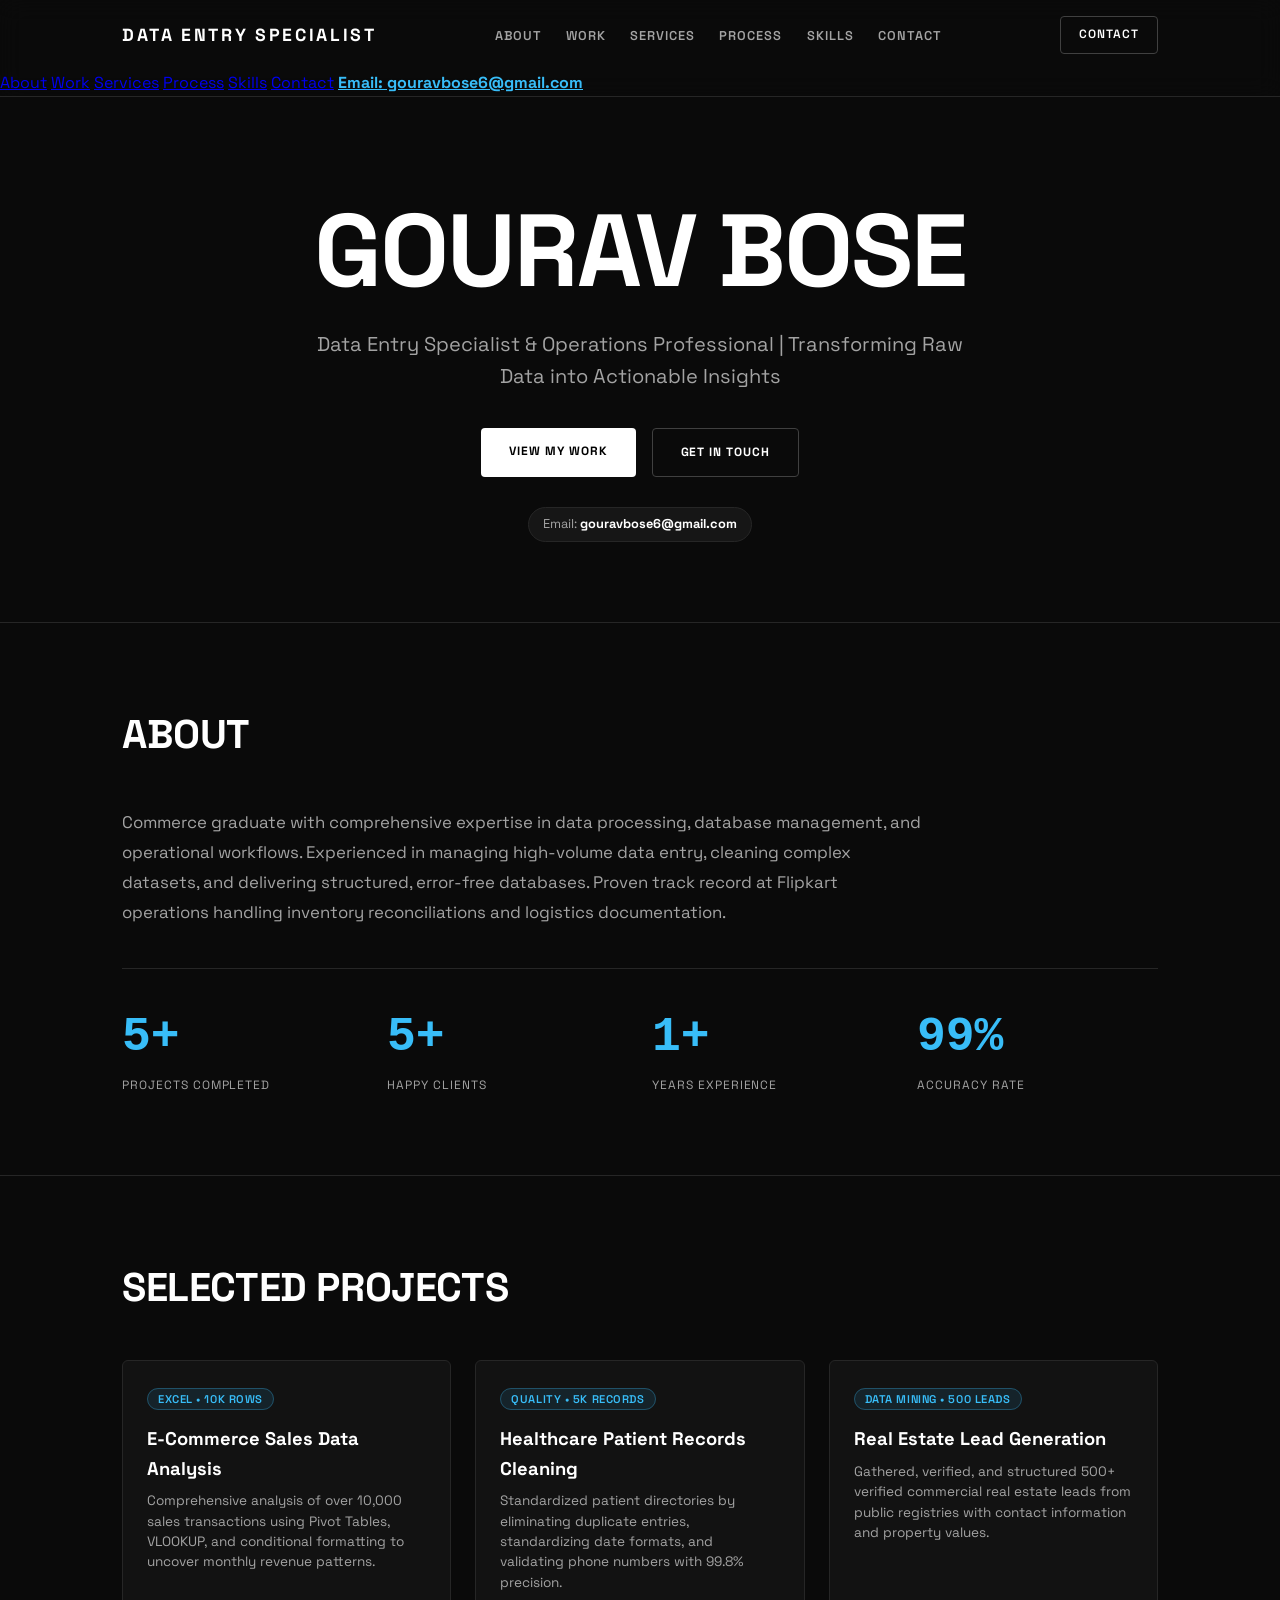
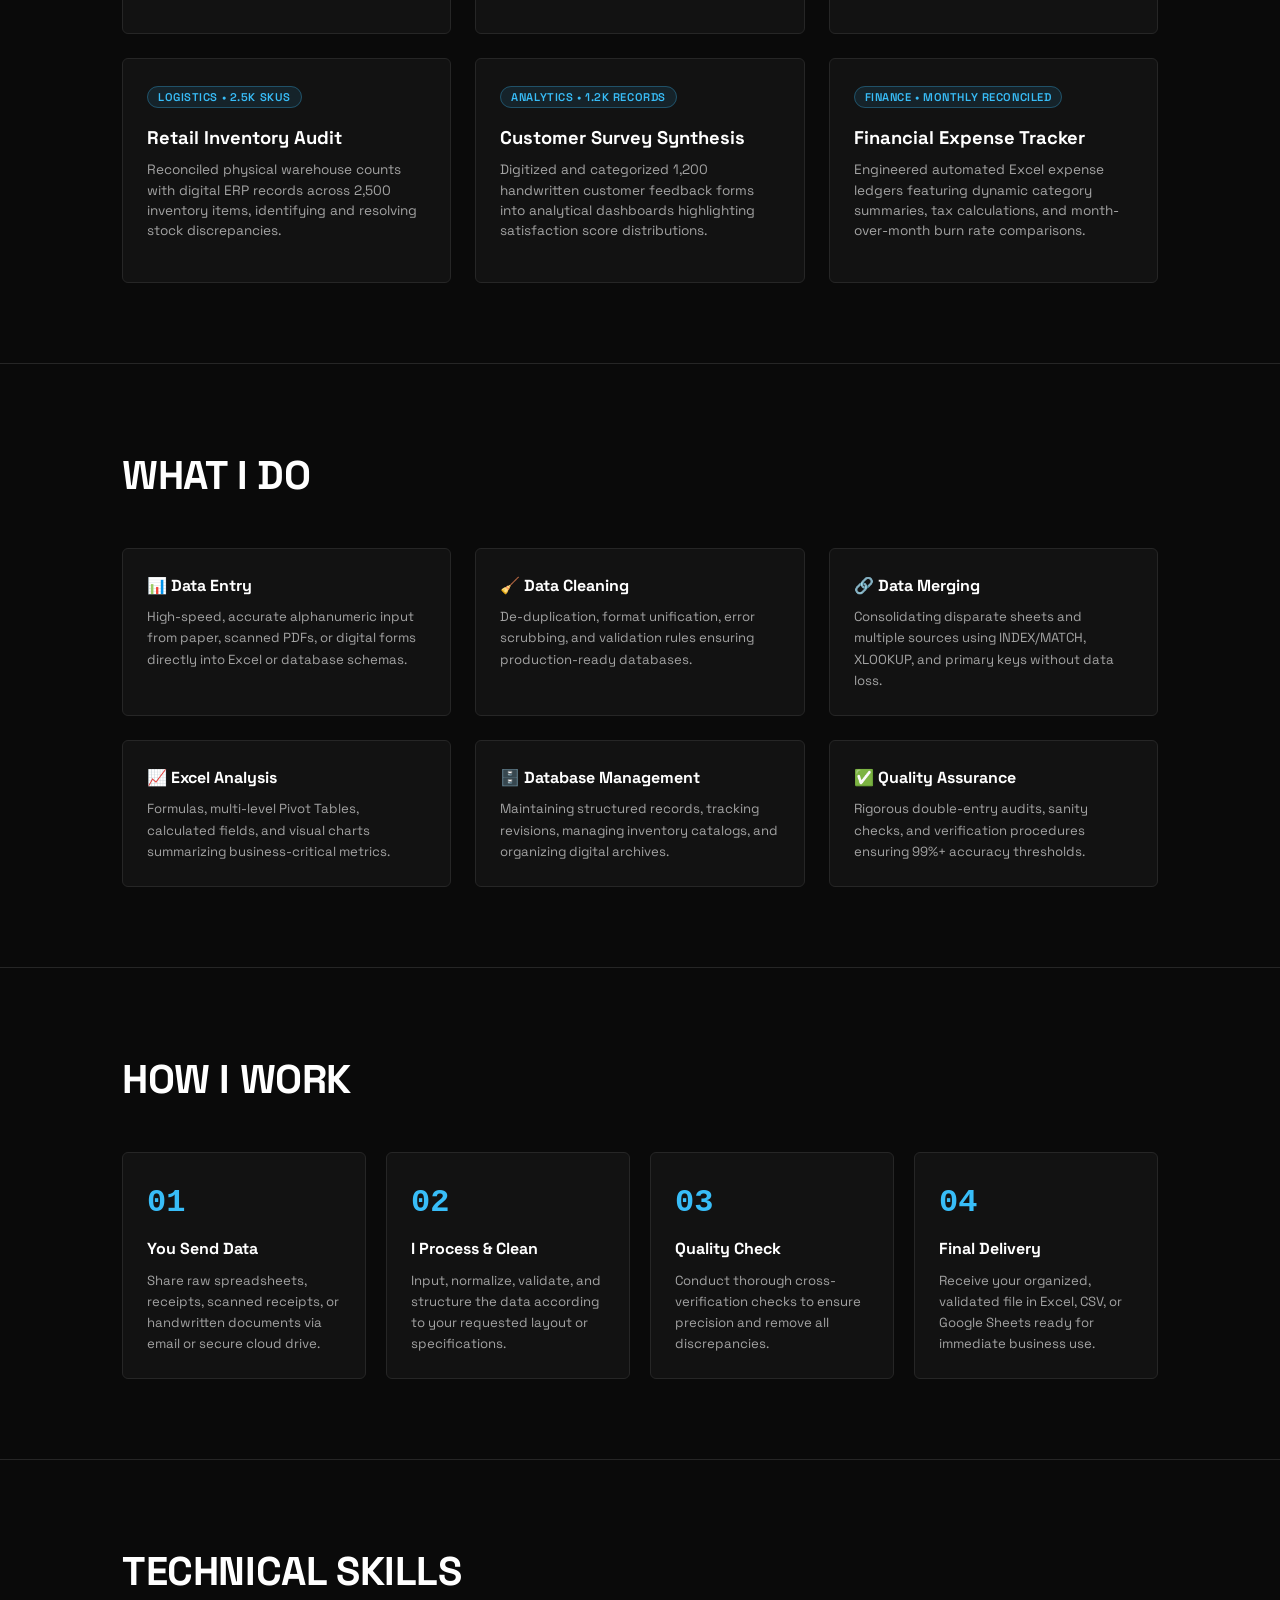
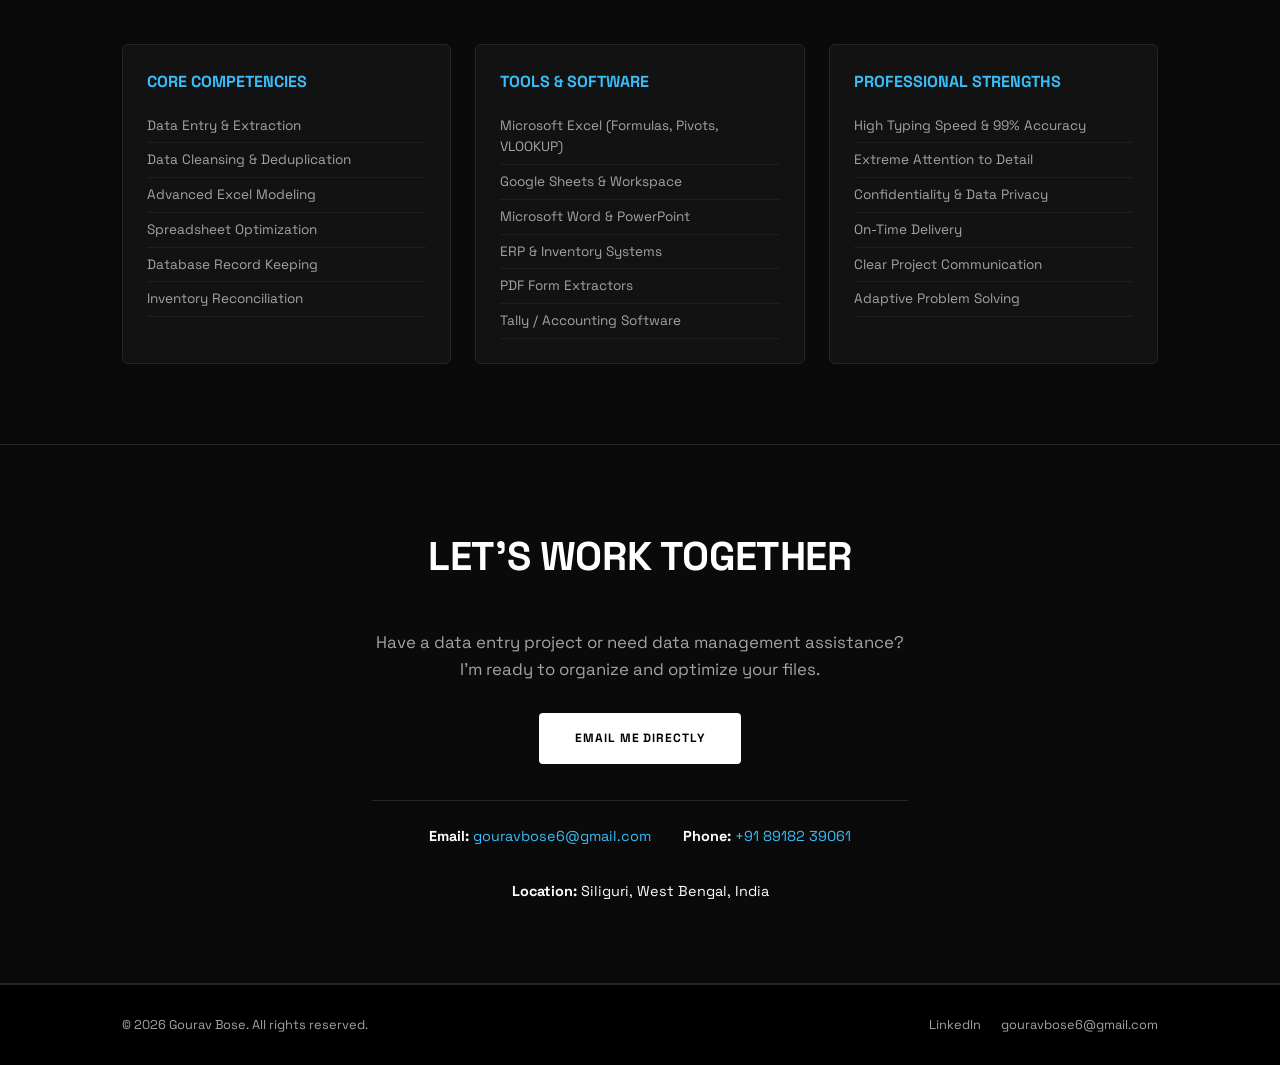
<file: public/standalone.html>
<!DOCTYPE html>
<html lang="en">
<head>
  <meta charset="UTF-8" />
  <meta name="viewport" content="width=device-width, initial-scale=1.0" />
  <title>Gourav Bose - Portfolio</title>
  <meta name="description" content="Portfolio of Gourav Bose, Data Entry Specialist & Operations Professional." />
  <link rel="preconnect" href="https://fonts.googleapis.com">
  <link rel="preconnect" href="https://fonts.gstatic.com" crossorigin>
  <link href="https://fonts.googleapis.com/css2?family=Space+Grotesk:wght@400;600;700&display=swap" rel="stylesheet">
  <style>
    :root {
      --bg: #0a0a0a;
      --card-bg: rgba(255, 255, 255, 0.03);
      --border: #262626;
      --text: #ffffff;
      --text-muted: #a3a3a3;
      --accent: #38bdf8;
    }
    * { box-sizing: border-box; margin: 0; padding: 0; }
    html { scroll-behavior: smooth; }
    body {
      background-color: var(--bg);
      color: var(--text);
      font-family: 'Space Grotesk', -apple-system, BlinkMacSystemFont, 'Segoe UI', Roboto, sans-serif;
      line-height: 1.6;
      overflow-x: hidden;
    }
    .container {
      width: 100%;
      max-width: 1100px;
      margin: 0 auto;
      padding: 0 clamp(16px, 4vw, 32px);
    }
    /* Nav */
    header {
      position: sticky;
      top: 0;
      z-index: 100;
      background: rgba(10, 10, 10, 0.9);
      backdrop-filter: blur(12px);
      border-bottom: 1px solid var(--border);
    }
    .nav-inner {
      display: flex;
      align-items: center;
      justify-content: space-between;
      height: 70px;
    }
    .logo {
      font-weight: 700;
      letter-spacing: 0.15em;
      color: #fff;
      text-decoration: none;
      font-size: 1.1rem;
    }
    .nav-links {
      display: flex;
      gap: 24px;
      list-style: none;
    }
    .nav-links a {
      color: var(--text-muted);
      text-decoration: none;
      font-size: 0.8rem;
      text-transform: uppercase;
      letter-spacing: 0.08em;
      font-weight: 600;
      transition: color 0.2s;
    }
    .nav-links a:hover { color: #fff; }
    .btn-contact {
      display: inline-flex;
      align-items: center;
      padding: 8px 18px;
      border: 1px solid #404040;
      color: #fff;
      text-decoration: none;
      font-size: 0.75rem;
      text-transform: uppercase;
      font-weight: 600;
      letter-spacing: 0.08em;
      border-radius: 4px;
      transition: all 0.2s;
    }
    .btn-contact:hover {
      background: #fff;
      color: #000;
    }
    .mobile-toggle {
      display: none;
      background: none;
      border: 1px solid var(--border);
      color: #fff;
      padding: 8px 12px;
      border-radius: 4px;
      font-size: 1.1rem;
      cursor: pointer;
    }
    /* Hero */
    .hero {
      padding: 100px 0 80px;
      text-align: center;
      border-bottom: 1px solid var(--border);
    }
    .hero h1 {
      font-size: clamp(2.5rem, 8vw, 6.5rem);
      font-weight: 700;
      line-height: 1.05;
      letter-spacing: -0.02em;
      text-transform: uppercase;
      margin-bottom: 24px;
    }
    .hero p {
      font-size: clamp(1rem, 2vw, 1.25rem);
      color: var(--text-muted);
      max-width: 680px;
      margin: 0 auto 36px;
    }
    .hero-actions {
      display: flex;
      justify-content: center;
      gap: 16px;
      flex-wrap: wrap;
      margin-bottom: 30px;
    }
    .btn-primary {
      background: #fff;
      color: #000;
      padding: 14px 28px;
      font-weight: 700;
      text-transform: uppercase;
      font-size: 0.75rem;
      letter-spacing: 0.08em;
      text-decoration: none;
      border-radius: 4px;
      transition: background 0.2s;
    }
    .btn-primary:hover { background: #e5e5e5; }
    .btn-secondary {
      background: transparent;
      color: #fff;
      border: 1px solid #404040;
      padding: 14px 28px;
      font-weight: 700;
      text-transform: uppercase;
      font-size: 0.75rem;
      letter-spacing: 0.08em;
      text-decoration: none;
      border-radius: 4px;
      transition: all 0.2s;
    }
    .btn-secondary:hover { border-color: #fff; }
    .email-badge {
      display: inline-block;
      padding: 6px 14px;
      background: rgba(255, 255, 255, 0.05);
      border: 1px solid var(--border);
      border-radius: 20px;
      font-size: 0.8rem;
      color: var(--text-muted);
    }
    .email-badge strong { color: #fff; }
    /* Sections */
    section {
      padding: 80px 0;
      border-bottom: 1px solid var(--border);
    }
    .section-title {
      font-size: clamp(1.5rem, 3.5vw, 2.5rem);
      font-weight: 700;
      text-transform: uppercase;
      margin-bottom: 40px;
      letter-spacing: -0.01em;
    }
    /* Stats */
    .stats-grid {
      display: grid;
      grid-template-columns: repeat(auto-fit, minmax(140px, 1fr));
      gap: 24px;
      margin-top: 40px;
      padding-top: 30px;
      border-top: 1px solid var(--border);
    }
    .stat-val {
      font-size: clamp(2rem, 4vw, 3rem);
      font-weight: 700;
      color: var(--accent);
      font-family: monospace;
    }
    .stat-lbl {
      font-size: 0.75rem;
      text-transform: uppercase;
      letter-spacing: 0.08em;
      color: var(--text-muted);
    }
    /* Projects Grid - Responsive without overflow */
    .projects-grid {
      display: grid;
      grid-template-columns: repeat(auto-fill, minmax(min(100%, 320px), 1fr));
      gap: 24px;
    }
    .project-card {
      background: var(--card-bg);
      border: 1px solid var(--border);
      padding: 24px;
      border-radius: 6px;
      display: flex;
      flex-direction: column;
      justify-content: space-between;
      transition: transform 0.2s, border-color 0.2s;
    }
    .project-card:hover {
      transform: translateY(-3px);
      border-color: #525252;
    }
    .project-card h3 {
      font-size: 1.15rem;
      margin: 14px 0 8px;
    }
    .project-card p {
      color: var(--text-muted);
      font-size: 0.85rem;
      line-height: 1.5;
      margin-bottom: 16px;
    }
    .tag {
      align-self: flex-start;
      background: rgba(56, 189, 248, 0.1);
      border: 1px solid rgba(56, 189, 248, 0.3);
      color: var(--accent);
      font-size: 0.7rem;
      font-weight: 600;
      padding: 3px 10px;
      border-radius: 20px;
      text-transform: uppercase;
      letter-spacing: 0.05em;
    }
    /* Services & Process */
    .grid-3 {
      display: grid;
      grid-template-columns: repeat(auto-fill, minmax(min(100%, 300px), 1fr));
      gap: 24px;
    }
    .grid-4 {
      display: grid;
      grid-template-columns: repeat(auto-fill, minmax(min(100%, 220px), 1fr));
      gap: 20px;
    }
    .box {
      background: var(--card-bg);
      border: 1px solid var(--border);
      padding: 24px;
      border-radius: 6px;
    }
    .box-num {
      font-size: 2rem;
      font-weight: 700;
      color: var(--accent);
      font-family: monospace;
      margin-bottom: 8px;
    }
    .box h3 {
      font-size: 1rem;
      margin-bottom: 8px;
    }
    .box p {
      color: var(--text-muted);
      font-size: 0.825rem;
    }
    /* Skills */
    .skills-grid {
      display: grid;
      grid-template-columns: repeat(auto-fill, minmax(min(100%, 300px), 1fr));
      gap: 24px;
    }
    .skills-list {
      list-style: none;
      margin-top: 14px;
    }
    .skills-list li {
      padding: 6px 0;
      border-bottom: 1px solid rgba(255, 255, 255, 0.05);
      color: var(--text-muted);
      font-size: 0.85rem;
    }
    /* Contact */
    .contact-center {
      text-align: center;
      max-width: 600px;
      margin: 0 auto;
    }
    .contact-details {
      display: flex;
      justify-content: center;
      gap: 32px;
      flex-wrap: wrap;
      margin-top: 36px;
      padding-top: 24px;
      border-top: 1px solid var(--border);
      font-size: 0.9rem;
    }
    .contact-details a { color: var(--accent); text-decoration: none; }
    .contact-details a:hover { text-decoration: underline; }
    /* Footer */
    footer {
      padding: 30px 0;
      background: #000;
      border-top: 1px solid var(--border);
      font-size: 0.8rem;
      color: var(--text-muted);
    }
    .footer-inner {
      display: flex;
      justify-content: space-between;
      align-items: center;
      flex-wrap: wrap;
      gap: 16px;
    }
    .footer-links {
      display: flex;
      gap: 20px;
      list-style: none;
    }
    .footer-links a { color: var(--text-muted); text-decoration: none; }
    .footer-links a:hover { color: #fff; }
    /* Mobile styles */
    @media (max-width: 768px) {
      .nav-links, .btn-contact { display: none; }
      .mobile-toggle { display: block; }
      .mobile-menu {
        display: none;
        padding: 16px;
        background: #0a0a0a;
        border-bottom: 1px solid var(--border);
      }
      .mobile-menu.open { display: block; }
      .mobile-menu a {
        display: block;
        padding: 10px 0;
        color: #fff;
        text-decoration: none;
        font-size: 0.9rem;
        text-transform: uppercase;
        border-bottom: 1px solid rgba(255,255,255,0.05);
      }
    }
  </style>
</head>
<body>
  <!-- Navigation -->
  <header>
    <div class="container nav-inner">
      <a href="#top" class="logo">DATA ENTRY SPECIALIST</a>
      <ul class="nav-links">
        <li><a href="#about">About</a></li>
        <li><a href="#work">Work</a></li>
        <li><a href="#services">Services</a></li>
        <li><a href="#process">Process</a></li>
        <li><a href="#skills">Skills</a></li>
        <li><a href="#contact">Contact</a></li>
      </ul>
      <a href="mailto:gouravbose6@gmail.com" class="btn-contact">Contact</a>
      <button class="mobile-toggle" onclick="toggleMenu()" aria-label="Toggle navigation">☰</button>
    </div>
    <div id="mobile-menu" class="mobile-menu">
      <a href="#about" onclick="toggleMenu()">About</a>
      <a href="#work" onclick="toggleMenu()">Work</a>
      <a href="#services" onclick="toggleMenu()">Services</a>
      <a href="#process" onclick="toggleMenu()">Process</a>
      <a href="#skills" onclick="toggleMenu()">Skills</a>
      <a href="#contact" onclick="toggleMenu()">Contact</a>
      <a href="mailto:gouravbose6@gmail.com" style="color: var(--accent); font-weight: bold;">Email: gouravbose6@gmail.com</a>
    </div>
  </header>

  <!-- Hero Section -->
  <section id="top" class="hero">
    <div class="container">
      <h1>GOURAV BOSE</h1>
      <p>Data Entry Specialist &amp; Operations Professional | Transforming Raw Data into Actionable Insights</p>
      <div class="hero-actions">
        <a href="#work" class="btn-primary">View My Work</a>
        <a href="mailto:gouravbose6@gmail.com" class="btn-secondary">Get in Touch</a>
      </div>
      <div class="email-badge">
        Email: <strong>gouravbose6@gmail.com</strong>
      </div>
    </div>
  </section>

  <!-- About Section -->
  <section id="about">
    <div class="container">
      <h2 class="section-title">About</h2>
      <p style="color: var(--text-muted); font-size: 1.05rem; line-height: 1.8; max-width: 800px;">
        Commerce graduate with comprehensive expertise in data processing, database management, and operational workflows. Experienced in managing high-volume data entry, cleaning complex datasets, and delivering structured, error-free databases. Proven track record at Flipkart operations handling inventory reconciliations and logistics documentation.
      </p>
      <div class="stats-grid">
        <div>
          <div class="stat-val">5+</div>
          <div class="stat-lbl">Projects Completed</div>
        </div>
        <div>
          <div class="stat-val">5+</div>
          <div class="stat-lbl">Happy Clients</div>
        </div>
        <div>
          <div class="stat-val">1+</div>
          <div class="stat-lbl">Years Experience</div>
        </div>
        <div>
          <div class="stat-val">99%</div>
          <div class="stat-lbl">Accuracy Rate</div>
        </div>
      </div>
    </div>
  </section>

  <!-- Work Section -->
  <section id="work">
    <div class="container">
      <h2 class="section-title">Selected Projects</h2>
      <div class="projects-grid">
        <div class="project-card">
          <div>
            <span class="tag">Excel &bull; 10K Rows</span>
            <h3>E-Commerce Sales Data Analysis</h3>
            <p>Comprehensive analysis of over 10,000 sales transactions using Pivot Tables, VLOOKUP, and conditional formatting to uncover monthly revenue patterns.</p>
          </div>
        </div>
        <div class="project-card">
          <div>
            <span class="tag">Quality &bull; 5K Records</span>
            <h3>Healthcare Patient Records Cleaning</h3>
            <p>Standardized patient directories by eliminating duplicate entries, standardizing date formats, and validating phone numbers with 99.8% precision.</p>
          </div>
        </div>
        <div class="project-card">
          <div>
            <span class="tag">Data Mining &bull; 500 Leads</span>
            <h3>Real Estate Lead Generation</h3>
            <p>Gathered, verified, and structured 500+ verified commercial real estate leads from public registries with contact information and property values.</p>
          </div>
        </div>
        <div class="project-card">
          <div>
            <span class="tag">Logistics &bull; 2.5K SKUs</span>
            <h3>Retail Inventory Audit</h3>
            <p>Reconciled physical warehouse counts with digital ERP records across 2,500 inventory items, identifying and resolving stock discrepancies.</p>
          </div>
        </div>
        <div class="project-card">
          <div>
            <span class="tag">Analytics &bull; 1.2K Records</span>
            <h3>Customer Survey Synthesis</h3>
            <p>Digitized and categorized 1,200 handwritten customer feedback forms into analytical dashboards highlighting satisfaction score distributions.</p>
          </div>
        </div>
        <div class="project-card">
          <div>
            <span class="tag">Finance &bull; Monthly Reconciled</span>
            <h3>Financial Expense Tracker</h3>
            <p>Engineered automated Excel expense ledgers featuring dynamic category summaries, tax calculations, and month-over-month burn rate comparisons.</p>
          </div>
        </div>
      </div>
    </div>
  </section>

  <!-- Services Section -->
  <section id="services">
    <div class="container">
      <h2 class="section-title">What I Do</h2>
      <div class="grid-3">
        <div class="box">
          <h3>📊 Data Entry</h3>
          <p>High-speed, accurate alphanumeric input from paper, scanned PDFs, or digital forms directly into Excel or database schemas.</p>
        </div>
        <div class="box">
          <h3>🧹 Data Cleaning</h3>
          <p>De-duplication, format unification, error scrubbing, and validation rules ensuring production-ready databases.</p>
        </div>
        <div class="box">
          <h3>🔗 Data Merging</h3>
          <p>Consolidating disparate sheets and multiple sources using INDEX/MATCH, XLOOKUP, and primary keys without data loss.</p>
        </div>
        <div class="box">
          <h3>📈 Excel Analysis</h3>
          <p>Formulas, multi-level Pivot Tables, calculated fields, and visual charts summarizing business-critical metrics.</p>
        </div>
        <div class="box">
          <h3>🗄️ Database Management</h3>
          <p>Maintaining structured records, tracking revisions, managing inventory catalogs, and organizing digital archives.</p>
        </div>
        <div class="box">
          <h3>✅ Quality Assurance</h3>
          <p>Rigorous double-entry audits, sanity checks, and verification procedures ensuring 99%+ accuracy thresholds.</p>
        </div>
      </div>
    </div>
  </section>

  <!-- Process Section -->
  <section id="process">
    <div class="container">
      <h2 class="section-title">How I Work</h2>
      <div class="grid-4">
        <div class="box">
          <div class="box-num">01</div>
          <h3>You Send Data</h3>
          <p>Share raw spreadsheets, receipts, scanned receipts, or handwritten documents via email or secure cloud drive.</p>
        </div>
        <div class="box">
          <div class="box-num">02</div>
          <h3>I Process &amp; Clean</h3>
          <p>Input, normalize, validate, and structure the data according to your requested layout or specifications.</p>
        </div>
        <div class="box">
          <div class="box-num">03</div>
          <h3>Quality Check</h3>
          <p>Conduct thorough cross-verification checks to ensure precision and remove all discrepancies.</p>
        </div>
        <div class="box">
          <div class="box-num">04</div>
          <h3>Final Delivery</h3>
          <p>Receive your organized, validated file in Excel, CSV, or Google Sheets ready for immediate business use.</p>
        </div>
      </div>
    </div>
  </section>

  <!-- Skills Section -->
  <section id="skills">
    <div class="container">
      <h2 class="section-title">Technical Skills</h2>
      <div class="skills-grid">
        <div class="box">
          <h3 style="color: var(--accent);">CORE COMPETENCIES</h3>
          <ul class="skills-list">
            <li>Data Entry &amp; Extraction</li>
            <li>Data Cleansing &amp; Deduplication</li>
            <li>Advanced Excel Modeling</li>
            <li>Spreadsheet Optimization</li>
            <li>Database Record Keeping</li>
            <li>Inventory Reconciliation</li>
          </ul>
        </div>
        <div class="box">
          <h3 style="color: var(--accent);">TOOLS &amp; SOFTWARE</h3>
          <ul class="skills-list">
            <li>Microsoft Excel (Formulas, Pivots, VLOOKUP)</li>
            <li>Google Sheets &amp; Workspace</li>
            <li>Microsoft Word &amp; PowerPoint</li>
            <li>ERP &amp; Inventory Systems</li>
            <li>PDF Form Extractors</li>
            <li>Tally / Accounting Software</li>
          </ul>
        </div>
        <div class="box">
          <h3 style="color: var(--accent);">PROFESSIONAL STRENGTHS</h3>
          <ul class="skills-list">
            <li>High Typing Speed &amp; 99% Accuracy</li>
            <li>Extreme Attention to Detail</li>
            <li>Confidentiality &amp; Data Privacy</li>
            <li>On-Time Delivery</li>
            <li>Clear Project Communication</li>
            <li>Adaptive Problem Solving</li>
          </ul>
        </div>
      </div>
    </div>
  </section>

  <!-- Contact Section -->
  <section id="contact">
    <div class="container contact-center">
      <h2 class="section-title">Let's Work Together</h2>
      <p style="color: var(--text-muted); font-size: 1.05rem; margin-bottom: 30px;">
        Have a data entry project or need data management assistance? I'm ready to organize and optimize your files.
      </p>
      <div style="margin-bottom: 24px;">
        <a href="mailto:gouravbose6@gmail.com" class="btn-primary" style="display: inline-block; padding: 16px 36px;">Email Me Directly</a>
      </div>
      <div class="contact-details">
        <div><strong>Email:</strong> <a href="mailto:gouravbose6@gmail.com">gouravbose6@gmail.com</a></div>
        <div><strong>Phone:</strong> <a href="tel:+918918239061">+91 89182 39061</a></div>
        <div><strong>Location:</strong> Siliguri, West Bengal, India</div>
      </div>
    </div>
  </section>

  <!-- Footer -->
  <footer>
    <div class="container footer-inner">
      <p>&copy; 2026 Gourav Bose. All rights reserved.</p>
      <ul class="footer-links">
        <li><a href="https://linkedin.com/in/gourav-bose-75217933b" target="_blank" rel="noopener noreferrer">LinkedIn</a></li>
        <li><a href="mailto:gouravbose6@gmail.com">gouravbose6@gmail.com</a></li>
      </ul>
    </div>
  </footer>

  <script>
    function toggleMenu() {
      const menu = document.getElementById('mobile-menu');
      menu.classList.toggle('open');
    }
  </script>
</body>
</html>
</file>
